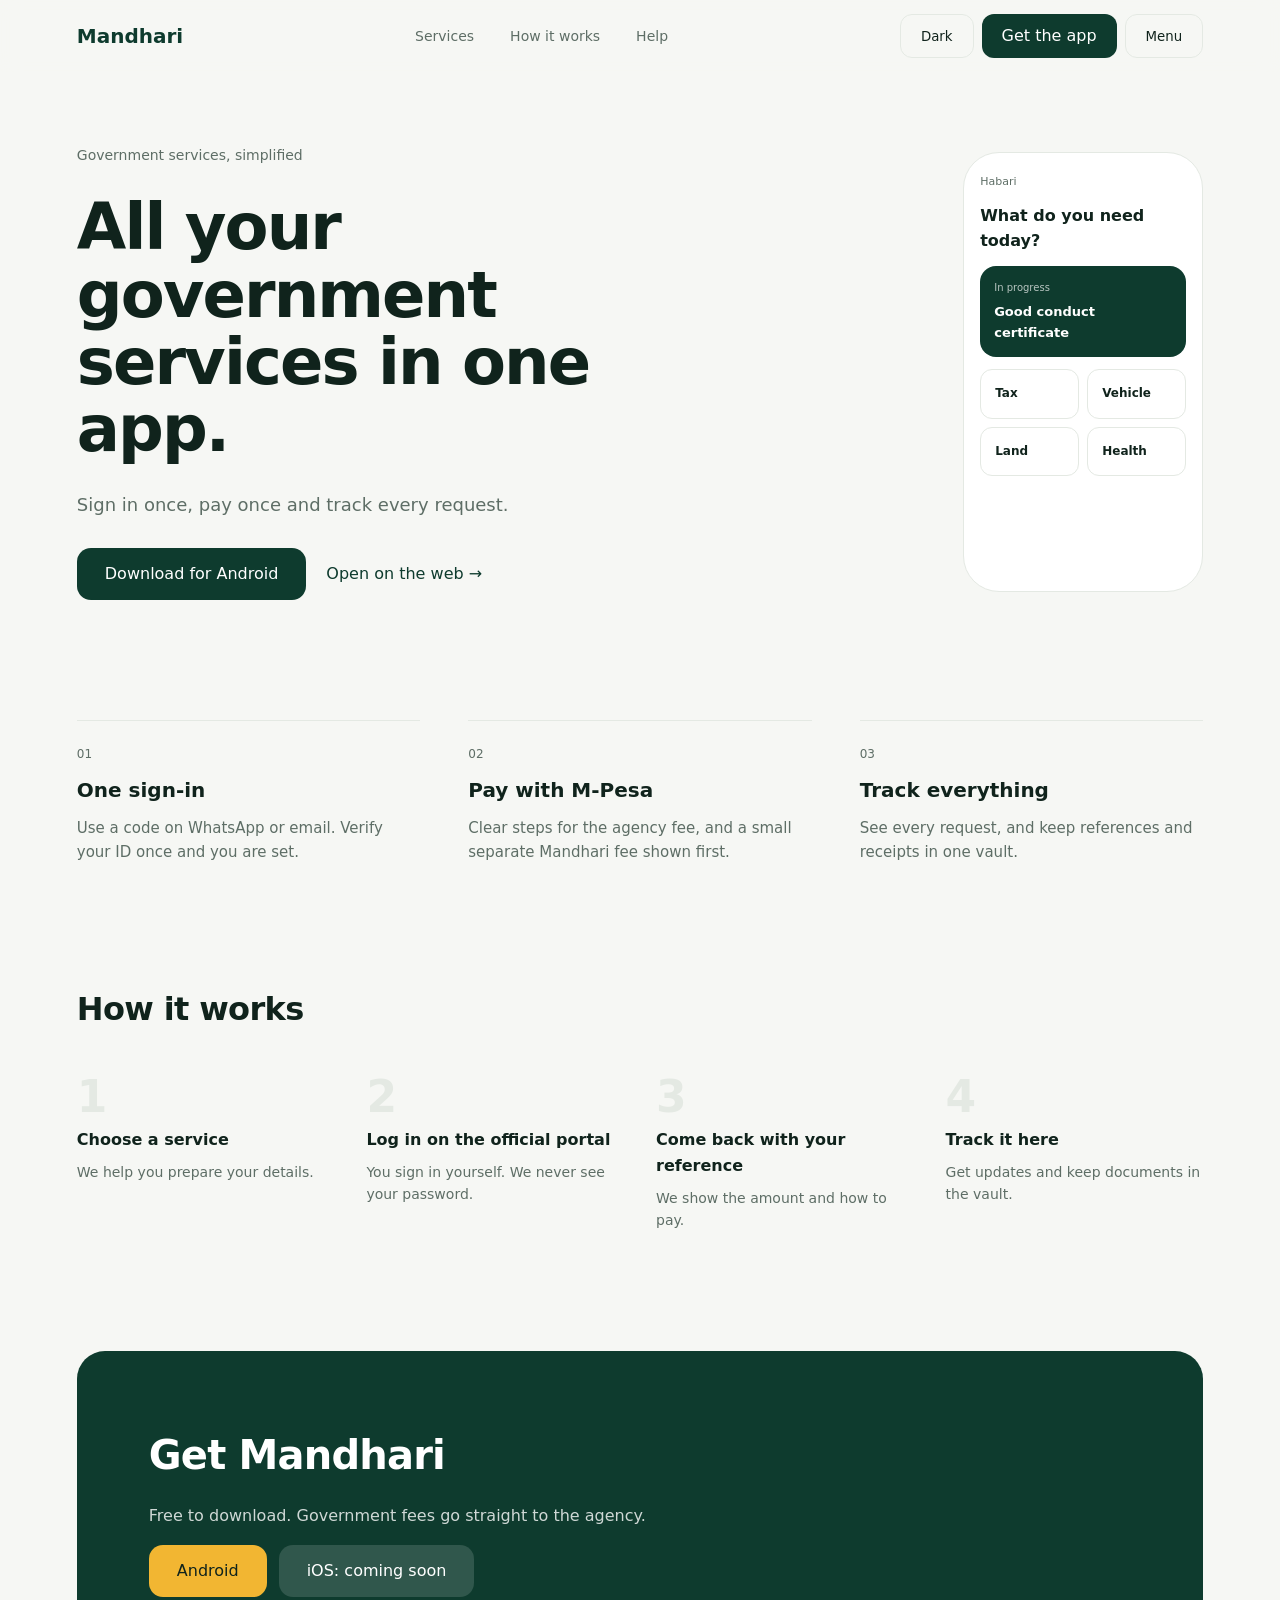
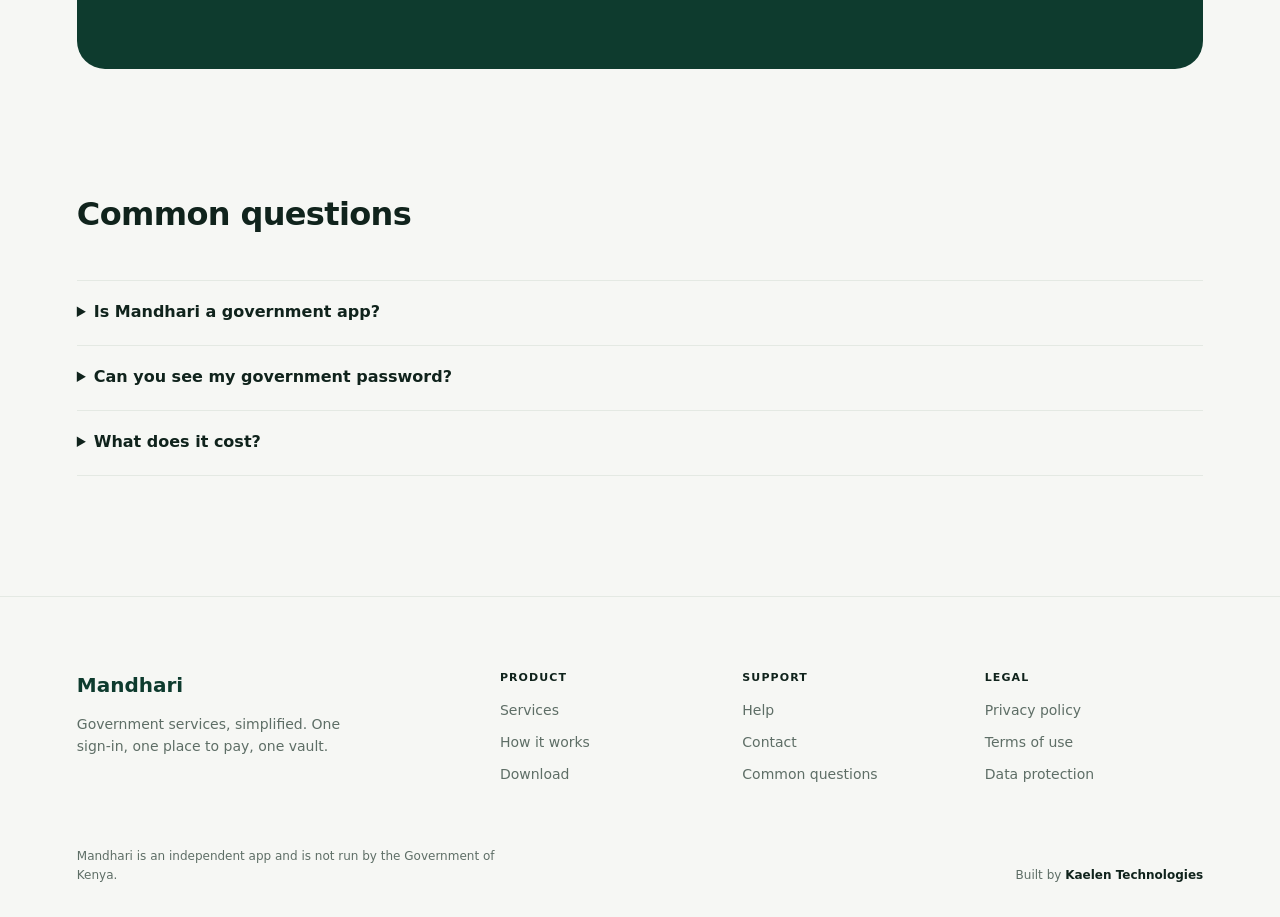
<file: index.html>
<!doctype html>
<html lang="en">
<head>
<meta charset="utf-8">
<meta name="viewport" content="width=device-width, initial-scale=1">
<title>Mandhari: all your government services in one app</title>
<meta name="description" content="Sign in once, pay once and track every request. Mandhari helps Kenyans use official services without the portal maze.">
<meta name="color-scheme" content="light dark">
<meta http-equiv="Content-Security-Policy" content="default-src 'self'; script-src 'self'; style-src 'self' https://fonts.googleapis.com; font-src https://fonts.gstatic.com; img-src 'self' data:; base-uri 'self'; form-action 'self'">
<meta property="og:title" content="Mandhari: all your government services in one app">
<meta property="og:description" content="Sign in once, pay once and track every request. Mandhari helps Kenyans use official services without the portal maze.">
<meta property="og:type" content="website">
<link rel="icon" href="data:image/svg+xml,%3Csvg xmlns='http://www.w3.org/2000/svg' viewBox='0 0 32 32'%3E%3Crect width='32' height='32' rx='8' fill='%230E3B2E'/%3E%3Ccircle cx='16' cy='16' r='6' fill='%23F2B632'/%3E%3C/svg%3E">
<link rel="preconnect" href="https://fonts.googleapis.com">
<link rel="preconnect" href="https://fonts.gstatic.com" crossorigin>
<link rel="stylesheet" href="https://fonts.googleapis.com/css2?family=Plus+Jakarta+Sans:wght@300;400;500;700;800&display=swap">
<link rel="stylesheet" href="styles.css">
<script src="theme-init.js"></script>
</head>
<body>
<a class="skip" href="#main">Skip to content</a>
<header class="nav"><div class="wrap nav-in">
  <a class="logo" href="index.html">Mandhari</a>
  <nav class="links" id="links" aria-label="Main"><a href="index.html#features">Services</a><a href="index.html#how">How it works</a><a href="index.html#faq">Help</a><a class="only-m" href="index.html#download">Get the app</a></nav>
  <div class="nav-actions"><button class="btn ghost sm" id="theme" type="button" aria-label="Switch color theme">Dark</button><a class="btn sm" href="index.html#download">Get the app</a><button class="btn ghost sm menu" id="menu" type="button" aria-expanded="false" aria-controls="links">Menu</button></div>
</div></header>
<main id="main">
  <section class="wrap hero">
    <div class="hero-text">
      <span class="kicker">Government services, simplified</span>
      <h1>All your government services in one app.</h1>
      <p class="lead">Sign in once, pay once and track every request.</p>
      <div class="actions">
        <!-- TODO: real Android download link (Play Store or APK) -->
        <a class="btn" href="#download">Download for Android</a>
        <!-- TODO: your deployed web app URL -->
        <a class="btn text" href="https://app.example.com">Open on the web &rarr;</a>
      </div>
    </div>
    <div class="phone" aria-hidden="true"><small>Habari</small><strong>What do you need today?</strong><div class="pm"><small>In progress</small>Good conduct certificate</div><div class="pg"><span>Tax</span><span>Vehicle</span><span>Land</span><span>Health</span></div></div>
  </section>
  <section class="wrap section" id="features"><div class="features">
    <article class="feat"><small>01</small><h2>One sign-in</h2><p>Use a code on WhatsApp or email. Verify your ID once and you are set.</p></article>
    <article class="feat"><small>02</small><h2>Pay with M-Pesa</h2><p>Clear steps for the agency fee, and a small separate Mandhari fee shown first.</p></article>
    <article class="feat"><small>03</small><h2>Track everything</h2><p>See every request, and keep references and receipts in one vault.</p></article>
  </div></section>
  <section class="wrap section" id="how"><h2 class="title">How it works</h2>
    <ol class="steps">
      <li><b>Choose a service</b><span>We help you prepare your details.</span></li>
      <li><b>Log in on the official portal</b><span>You sign in yourself. We never see your password.</span></li>
      <li><b>Come back with your reference</b><span>We show the amount and how to pay.</span></li>
      <li><b>Track it here</b><span>Get updates and keep documents in the vault.</span></li>
    </ol>
  </section>
  <section class="wrap section" id="download"><div class="cta"><h2>Get Mandhari</h2><p>Free to download. Government fees go straight to the agency.</p>
    <div class="actions"><a class="btn gold" href="#">Android</a><span class="btn soon" aria-disabled="true">iOS: coming soon</span></div></div></section>
  <section class="wrap section" id="faq"><h2 class="title">Common questions</h2>
    <details><summary>Is Mandhari a government app?</summary><p>No. Mandhari is an independent app that helps you use official government services.</p></details>
    <details><summary>Can you see my government password?</summary><p>No. You log in to the official portal yourself, and we never see or store those credentials.</p></details>
    <details><summary>What does it cost?</summary><p>You pay the government fee directly to the agency. Mandhari adds a small convenience fee, shown before you pay.</p></details>
  </section>
</main>
<footer class="site-footer"><div class="wrap">
  <div class="foot-top">
    <div class="foot-brand"><a class="logo" href="index.html">Mandhari</a><p>Government services, simplified. One sign-in, one place to pay, one vault.</p></div>
    <div class="foot-links">
      <nav aria-label="Product"><h3>Product</h3><a href="index.html#features">Services</a><a href="index.html#how">How it works</a><a href="index.html#download">Download</a></nav>
      <nav aria-label="Support"><h3>Support</h3><a href="index.html#faq">Help</a><a href="mailto:hello@mandhari.example">Contact</a><a href="index.html#faq">Common questions</a></nav>
      <nav aria-label="Legal"><h3>Legal</h3><a href="privacy.html">Privacy policy</a><a href="terms.html">Terms of use</a><a href="data-protection.html">Data protection</a></nav>
    </div>
  </div>
  <div class="foot-bottom"><p>Mandhari is an independent app and is not run by the Government of Kenya.</p><span>Built by <a href="https://lord-kaelen.kaelentechnologies.workers.dev/" target="_blank" rel="noopener noreferrer">Kaelen Technologies</a></span></div>
</div></footer>
<script src="script.js"></script>
</body>
</html>
</file>
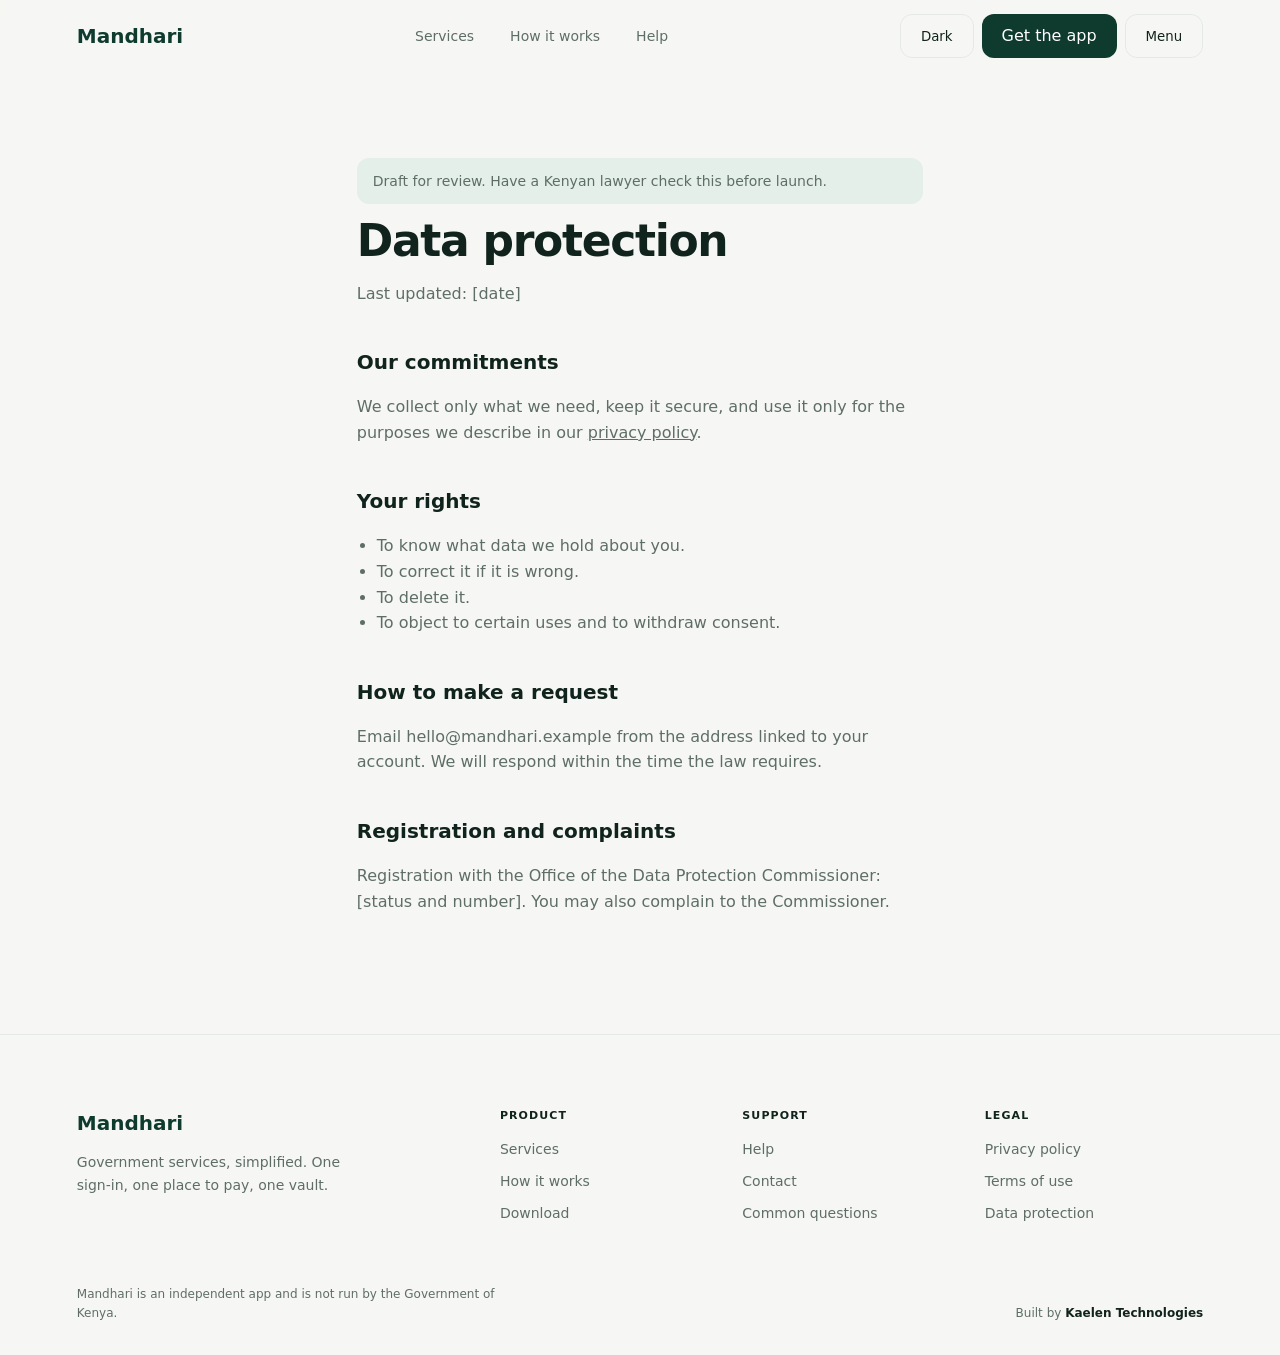
<file: data-protection.html>
<!doctype html>
<html lang="en">
<head>
<meta charset="utf-8">
<meta name="viewport" content="width=device-width, initial-scale=1">
<title>Data protection | Mandhari</title>
<meta name="description" content="Your data protection rights and how to use them.">
<meta name="color-scheme" content="light dark">
<meta http-equiv="Content-Security-Policy" content="default-src 'self'; script-src 'self'; style-src 'self' https://fonts.googleapis.com; font-src https://fonts.gstatic.com; img-src 'self' data:; base-uri 'self'; form-action 'self'">
<meta property="og:title" content="Data protection | Mandhari">
<meta property="og:description" content="Your data protection rights and how to use them.">
<meta property="og:type" content="website">
<link rel="icon" href="data:image/svg+xml,%3Csvg xmlns='http://www.w3.org/2000/svg' viewBox='0 0 32 32'%3E%3Crect width='32' height='32' rx='8' fill='%230E3B2E'/%3E%3Ccircle cx='16' cy='16' r='6' fill='%23F2B632'/%3E%3C/svg%3E">
<link rel="preconnect" href="https://fonts.googleapis.com">
<link rel="preconnect" href="https://fonts.gstatic.com" crossorigin>
<link rel="stylesheet" href="https://fonts.googleapis.com/css2?family=Plus+Jakarta+Sans:wght@300;400;500;700;800&display=swap">
<link rel="stylesheet" href="styles.css">
<script src="theme-init.js"></script>
</head>
<body>
<a class="skip" href="#main">Skip to content</a>
<header class="nav"><div class="wrap nav-in">
  <a class="logo" href="index.html">Mandhari</a>
  <nav class="links" id="links" aria-label="Main"><a href="index.html#features">Services</a><a href="index.html#how">How it works</a><a href="index.html#faq">Help</a><a class="only-m" href="index.html#download">Get the app</a></nav>
  <div class="nav-actions"><button class="btn ghost sm" id="theme" type="button" aria-label="Switch color theme">Dark</button><a class="btn sm" href="index.html#download">Get the app</a><button class="btn ghost sm menu" id="menu" type="button" aria-expanded="false" aria-controls="links">Menu</button></div>
</div></header>
<main id="main">
  <div class="wrap doc"><p class="draft">Draft for review. Have a Kenyan lawyer check this before launch.</p><h1>Data protection</h1><p class="faint">Last updated: [date]</p>
<h2>Our commitments</h2><p>We collect only what we need, keep it secure, and use it only for the purposes we describe in our <a href="privacy.html">privacy policy</a>.</p>
<h2>Your rights</h2><ul><li>To know what data we hold about you.</li><li>To correct it if it is wrong.</li><li>To delete it.</li><li>To object to certain uses and to withdraw consent.</li></ul>
<h2>How to make a request</h2><p>Email hello@mandhari.example from the address linked to your account. We will respond within the time the law requires.</p>
<h2>Registration and complaints</h2><p>Registration with the Office of the Data Protection Commissioner: [status and number]. You may also complain to the Commissioner.</p></div>
</main>
<footer class="site-footer"><div class="wrap">
  <div class="foot-top">
    <div class="foot-brand"><a class="logo" href="index.html">Mandhari</a><p>Government services, simplified. One sign-in, one place to pay, one vault.</p></div>
    <div class="foot-links">
      <nav aria-label="Product"><h3>Product</h3><a href="index.html#features">Services</a><a href="index.html#how">How it works</a><a href="index.html#download">Download</a></nav>
      <nav aria-label="Support"><h3>Support</h3><a href="index.html#faq">Help</a><a href="mailto:hello@mandhari.example">Contact</a><a href="index.html#faq">Common questions</a></nav>
      <nav aria-label="Legal"><h3>Legal</h3><a href="privacy.html">Privacy policy</a><a href="terms.html">Terms of use</a><a href="data-protection.html">Data protection</a></nav>
    </div>
  </div>
  <div class="foot-bottom"><p>Mandhari is an independent app and is not run by the Government of Kenya.</p><span>Built by <a href="https://lord-kaelen.kaelentechnologies.workers.dev/" target="_blank" rel="noopener noreferrer">Kaelen Technologies</a></span></div>
</div></footer>
<script src="script.js"></script>
</body>
</html>
</file>
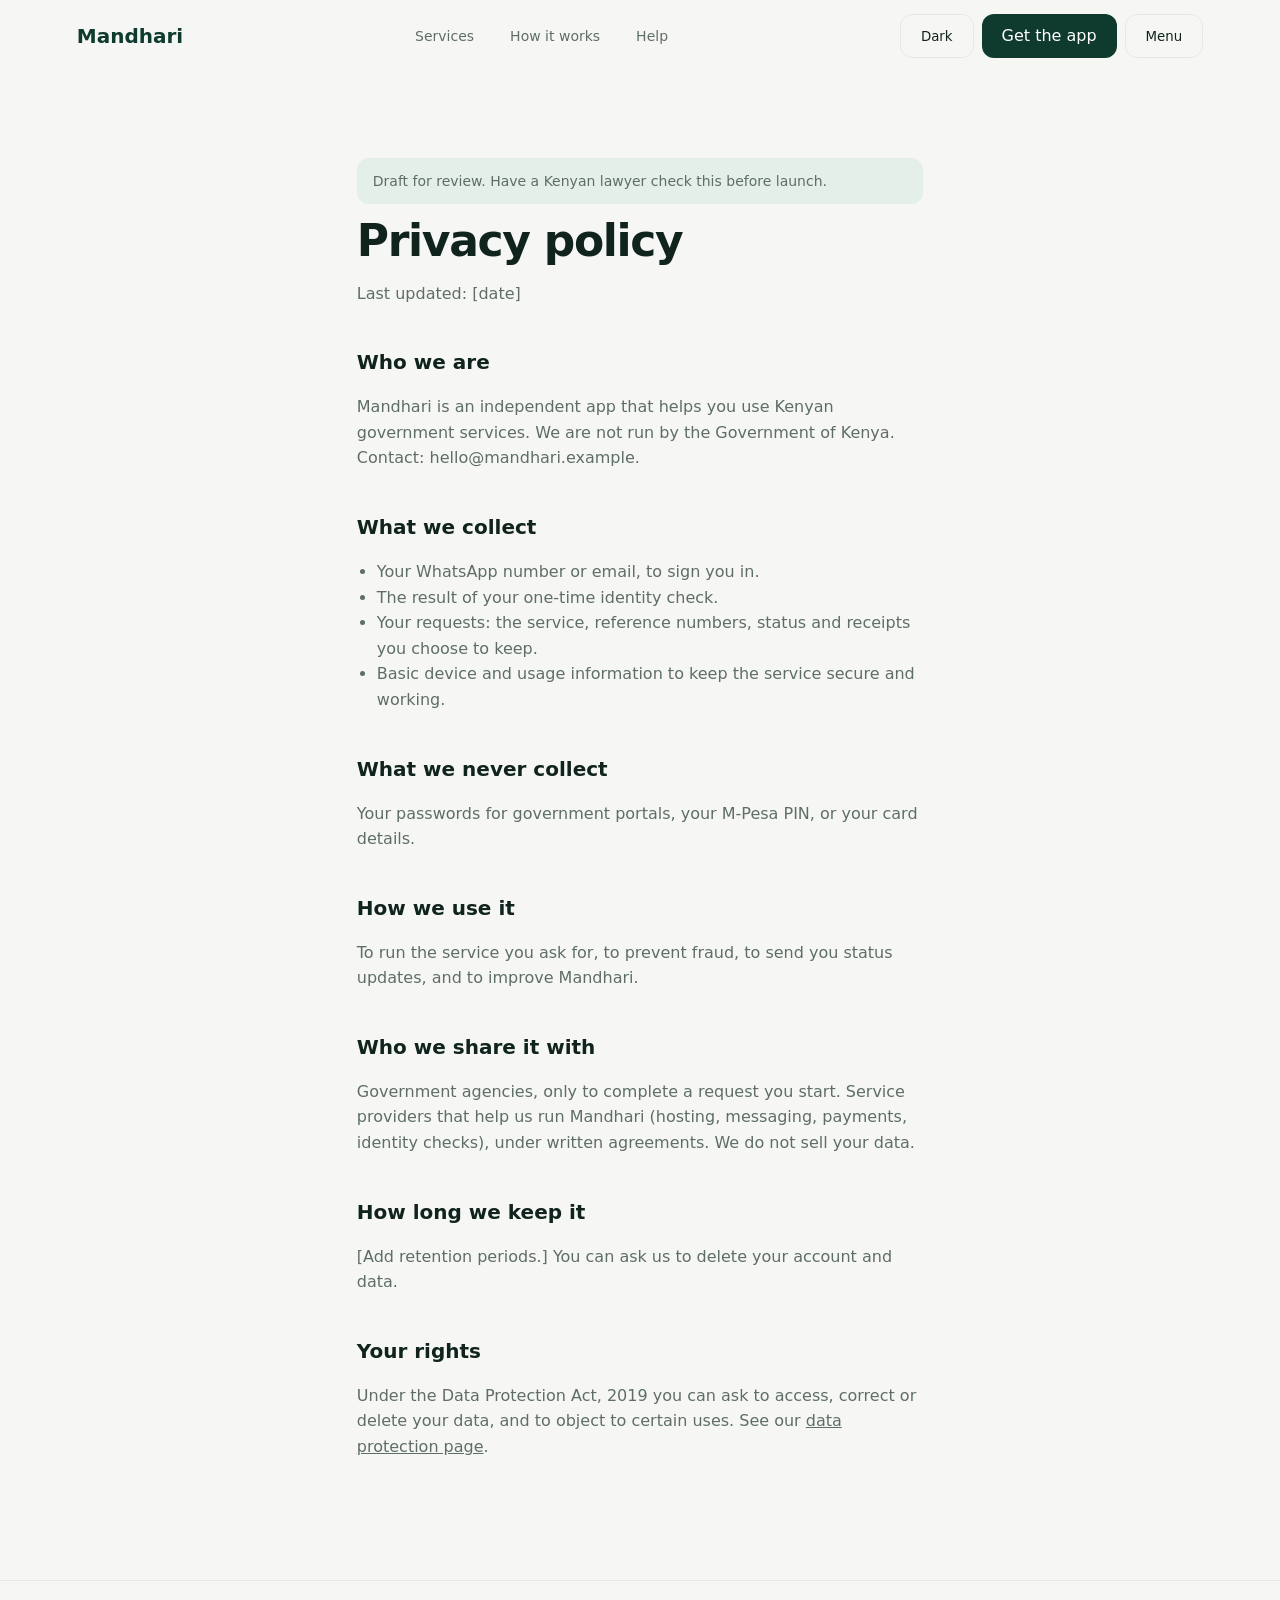
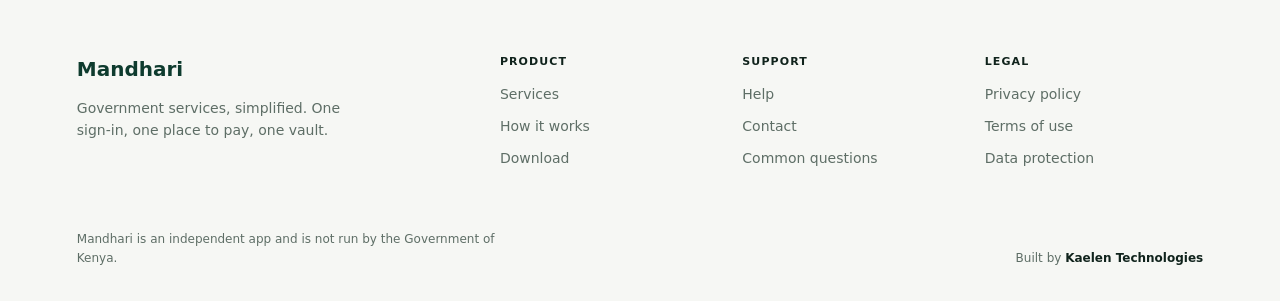
<file: privacy.html>
<!doctype html>
<html lang="en">
<head>
<meta charset="utf-8">
<meta name="viewport" content="width=device-width, initial-scale=1">
<title>Privacy policy | Mandhari</title>
<meta name="description" content="How Mandhari collects, uses and protects your information.">
<meta name="color-scheme" content="light dark">
<meta http-equiv="Content-Security-Policy" content="default-src 'self'; script-src 'self'; style-src 'self' https://fonts.googleapis.com; font-src https://fonts.gstatic.com; img-src 'self' data:; base-uri 'self'; form-action 'self'">
<meta property="og:title" content="Privacy policy | Mandhari">
<meta property="og:description" content="How Mandhari collects, uses and protects your information.">
<meta property="og:type" content="website">
<link rel="icon" href="data:image/svg+xml,%3Csvg xmlns='http://www.w3.org/2000/svg' viewBox='0 0 32 32'%3E%3Crect width='32' height='32' rx='8' fill='%230E3B2E'/%3E%3Ccircle cx='16' cy='16' r='6' fill='%23F2B632'/%3E%3C/svg%3E">
<link rel="preconnect" href="https://fonts.googleapis.com">
<link rel="preconnect" href="https://fonts.gstatic.com" crossorigin>
<link rel="stylesheet" href="https://fonts.googleapis.com/css2?family=Plus+Jakarta+Sans:wght@300;400;500;700;800&display=swap">
<link rel="stylesheet" href="styles.css">
<script src="theme-init.js"></script>
</head>
<body>
<a class="skip" href="#main">Skip to content</a>
<header class="nav"><div class="wrap nav-in">
  <a class="logo" href="index.html">Mandhari</a>
  <nav class="links" id="links" aria-label="Main"><a href="index.html#features">Services</a><a href="index.html#how">How it works</a><a href="index.html#faq">Help</a><a class="only-m" href="index.html#download">Get the app</a></nav>
  <div class="nav-actions"><button class="btn ghost sm" id="theme" type="button" aria-label="Switch color theme">Dark</button><a class="btn sm" href="index.html#download">Get the app</a><button class="btn ghost sm menu" id="menu" type="button" aria-expanded="false" aria-controls="links">Menu</button></div>
</div></header>
<main id="main">
  <div class="wrap doc"><p class="draft">Draft for review. Have a Kenyan lawyer check this before launch.</p><h1>Privacy policy</h1><p class="faint">Last updated: [date]</p>
<h2>Who we are</h2><p>Mandhari is an independent app that helps you use Kenyan government services. We are not run by the Government of Kenya. Contact: hello@mandhari.example.</p>
<h2>What we collect</h2><ul><li>Your WhatsApp number or email, to sign you in.</li><li>The result of your one-time identity check.</li><li>Your requests: the service, reference numbers, status and receipts you choose to keep.</li><li>Basic device and usage information to keep the service secure and working.</li></ul>
<h2>What we never collect</h2><p>Your passwords for government portals, your M-Pesa PIN, or your card details.</p>
<h2>How we use it</h2><p>To run the service you ask for, to prevent fraud, to send you status updates, and to improve Mandhari.</p>
<h2>Who we share it with</h2><p>Government agencies, only to complete a request you start. Service providers that help us run Mandhari (hosting, messaging, payments, identity checks), under written agreements. We do not sell your data.</p>
<h2>How long we keep it</h2><p>[Add retention periods.] You can ask us to delete your account and data.</p>
<h2>Your rights</h2><p>Under the Data Protection Act, 2019 you can ask to access, correct or delete your data, and to object to certain uses. See our <a href="data-protection.html">data protection page</a>.</p></div>
</main>
<footer class="site-footer"><div class="wrap">
  <div class="foot-top">
    <div class="foot-brand"><a class="logo" href="index.html">Mandhari</a><p>Government services, simplified. One sign-in, one place to pay, one vault.</p></div>
    <div class="foot-links">
      <nav aria-label="Product"><h3>Product</h3><a href="index.html#features">Services</a><a href="index.html#how">How it works</a><a href="index.html#download">Download</a></nav>
      <nav aria-label="Support"><h3>Support</h3><a href="index.html#faq">Help</a><a href="mailto:hello@mandhari.example">Contact</a><a href="index.html#faq">Common questions</a></nav>
      <nav aria-label="Legal"><h3>Legal</h3><a href="privacy.html">Privacy policy</a><a href="terms.html">Terms of use</a><a href="data-protection.html">Data protection</a></nav>
    </div>
  </div>
  <div class="foot-bottom"><p>Mandhari is an independent app and is not run by the Government of Kenya.</p><span>Built by <a href="https://lord-kaelen.kaelentechnologies.workers.dev/" target="_blank" rel="noopener noreferrer">Kaelen Technologies</a></span></div>
</div></footer>
<script src="script.js"></script>
</body>
</html>
</file>
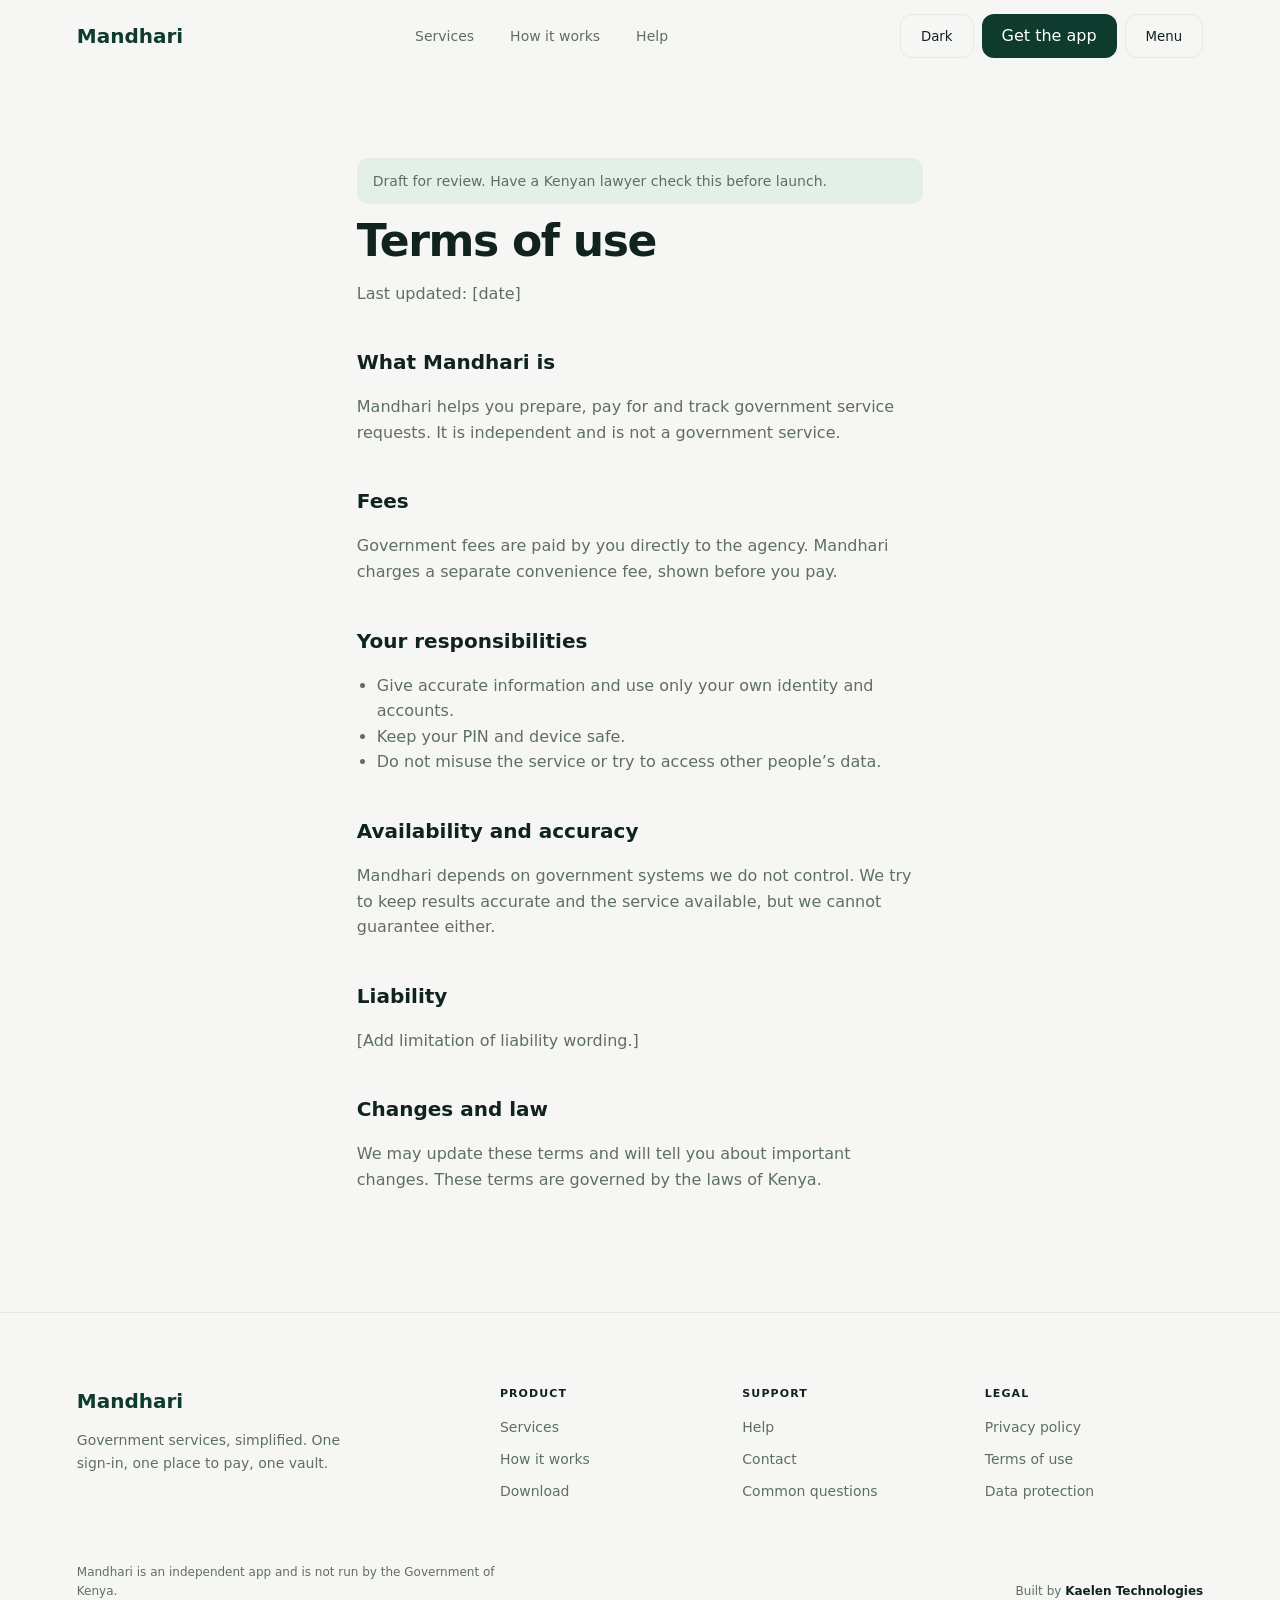
<file: terms.html>
<!doctype html>
<html lang="en">
<head>
<meta charset="utf-8">
<meta name="viewport" content="width=device-width, initial-scale=1">
<title>Terms of use | Mandhari</title>
<meta name="description" content="The terms for using Mandhari.">
<meta name="color-scheme" content="light dark">
<meta http-equiv="Content-Security-Policy" content="default-src 'self'; script-src 'self'; style-src 'self' https://fonts.googleapis.com; font-src https://fonts.gstatic.com; img-src 'self' data:; base-uri 'self'; form-action 'self'">
<meta property="og:title" content="Terms of use | Mandhari">
<meta property="og:description" content="The terms for using Mandhari.">
<meta property="og:type" content="website">
<link rel="icon" href="data:image/svg+xml,%3Csvg xmlns='http://www.w3.org/2000/svg' viewBox='0 0 32 32'%3E%3Crect width='32' height='32' rx='8' fill='%230E3B2E'/%3E%3Ccircle cx='16' cy='16' r='6' fill='%23F2B632'/%3E%3C/svg%3E">
<link rel="preconnect" href="https://fonts.googleapis.com">
<link rel="preconnect" href="https://fonts.gstatic.com" crossorigin>
<link rel="stylesheet" href="https://fonts.googleapis.com/css2?family=Plus+Jakarta+Sans:wght@300;400;500;700;800&display=swap">
<link rel="stylesheet" href="styles.css">
<script src="theme-init.js"></script>
</head>
<body>
<a class="skip" href="#main">Skip to content</a>
<header class="nav"><div class="wrap nav-in">
  <a class="logo" href="index.html">Mandhari</a>
  <nav class="links" id="links" aria-label="Main"><a href="index.html#features">Services</a><a href="index.html#how">How it works</a><a href="index.html#faq">Help</a><a class="only-m" href="index.html#download">Get the app</a></nav>
  <div class="nav-actions"><button class="btn ghost sm" id="theme" type="button" aria-label="Switch color theme">Dark</button><a class="btn sm" href="index.html#download">Get the app</a><button class="btn ghost sm menu" id="menu" type="button" aria-expanded="false" aria-controls="links">Menu</button></div>
</div></header>
<main id="main">
  <div class="wrap doc"><p class="draft">Draft for review. Have a Kenyan lawyer check this before launch.</p><h1>Terms of use</h1><p class="faint">Last updated: [date]</p>
<h2>What Mandhari is</h2><p>Mandhari helps you prepare, pay for and track government service requests. It is independent and is not a government service.</p>
<h2>Fees</h2><p>Government fees are paid by you directly to the agency. Mandhari charges a separate convenience fee, shown before you pay.</p>
<h2>Your responsibilities</h2><ul><li>Give accurate information and use only your own identity and accounts.</li><li>Keep your PIN and device safe.</li><li>Do not misuse the service or try to access other people&rsquo;s data.</li></ul>
<h2>Availability and accuracy</h2><p>Mandhari depends on government systems we do not control. We try to keep results accurate and the service available, but we cannot guarantee either.</p>
<h2>Liability</h2><p>[Add limitation of liability wording.]</p>
<h2>Changes and law</h2><p>We may update these terms and will tell you about important changes. These terms are governed by the laws of Kenya.</p></div>
</main>
<footer class="site-footer"><div class="wrap">
  <div class="foot-top">
    <div class="foot-brand"><a class="logo" href="index.html">Mandhari</a><p>Government services, simplified. One sign-in, one place to pay, one vault.</p></div>
    <div class="foot-links">
      <nav aria-label="Product"><h3>Product</h3><a href="index.html#features">Services</a><a href="index.html#how">How it works</a><a href="index.html#download">Download</a></nav>
      <nav aria-label="Support"><h3>Support</h3><a href="index.html#faq">Help</a><a href="mailto:hello@mandhari.example">Contact</a><a href="index.html#faq">Common questions</a></nav>
      <nav aria-label="Legal"><h3>Legal</h3><a href="privacy.html">Privacy policy</a><a href="terms.html">Terms of use</a><a href="data-protection.html">Data protection</a></nav>
    </div>
  </div>
  <div class="foot-bottom"><p>Mandhari is an independent app and is not run by the Government of Kenya.</p><span>Built by <a href="https://lord-kaelen.kaelentechnologies.workers.dev/" target="_blank" rel="noopener noreferrer">Kaelen Technologies</a></span></div>
</div></footer>
<script src="script.js"></script>
</body>
</html>
</file>
<file: styles.css>
:root{--bg:#F6F7F4;--card:#fff;--line:#E4E9E3;--text:#10231C;--muted:#5E6E66;--brand:#0E3B2E;--on-brand:#fff;--link:#0E3B2E;--gold:#F2B632;--on-gold:#10231C;--tint:#E3EFE8;--nav:rgba(246,247,244,.92);--pad:clamp(20px,6vw,80px)}
@media (prefers-color-scheme:dark){:root:not([data-theme=light]){--bg:#0B1511;--card:#13211B;--line:#23342C;--text:#E8F0EB;--muted:#9DB0A5;--brand:#2E7D5E;--link:#7FD1AE;--tint:#1B3A2E;--nav:rgba(11,21,17,.92)}}
:root[data-theme=dark]{--bg:#0B1511;--card:#13211B;--line:#23342C;--text:#E8F0EB;--muted:#9DB0A5;--brand:#2E7D5E;--link:#7FD1AE;--tint:#1B3A2E;--nav:rgba(11,21,17,.92)}
*{box-sizing:border-box}
html{scroll-behavior:smooth;-webkit-text-size-adjust:100%;scroll-padding-top:88px}
body{margin:0;background:var(--bg);color:var(--text);font:400 16px/1.6 'Plus Jakarta Sans',system-ui,-apple-system,'Segoe UI',sans-serif}
a{color:inherit}
.wrap{max-width:1280px;margin:0 auto;padding:0 var(--pad)}
.skip{position:absolute;left:-999px}.skip:focus{left:12px;top:12px;z-index:20;background:var(--card);padding:10px 14px;border-radius:10px}
:focus-visible{outline:3px solid var(--gold);outline-offset:3px;border-radius:6px}
.faint{color:var(--muted)}
/* nav */
.nav{position:sticky;top:0;z-index:10;background:var(--nav);backdrop-filter:blur(10px)}
.nav-in{display:flex;align-items:center;justify-content:space-between;height:72px;gap:16px}
.logo{font-weight:800;font-size:20px;color:var(--link);text-decoration:none}
.links{display:flex;gap:36px;font-size:14px;color:var(--muted)}.links a{text-decoration:none;min-height:44px;display:flex;align-items:center}
.nav-actions{display:flex;gap:8px;align-items:center}
.menu{display:none}
.links .only-m{display:none}
/* buttons */
.btn{display:inline-flex;align-items:center;justify-content:center;min-height:52px;padding:0 28px;border-radius:14px;background:var(--brand);color:var(--on-brand);font:700 15px/1 inherit;font-family:inherit;text-decoration:none;border:0;cursor:pointer}
.btn.sm{min-height:44px;padding:0 20px;border-radius:12px}
.btn.gold{background:var(--gold);color:var(--on-gold)}
.btn.text{background:none;color:var(--link);padding:0 8px}
.btn.ghost{background:none;color:var(--text);border:1px solid var(--line);font-weight:500}
.btn.soon{background:rgba(255,255,255,.14);color:#fff;cursor:default}
/* hero */
.hero{display:grid;grid-template-columns:1fr auto;gap:60px;align-items:center;padding-top:clamp(40px,8vw,72px)}
.hero-text{display:flex;flex-direction:column;gap:28px;align-items:flex-start}
.kicker{font-size:14px;color:var(--muted)}
h1{margin:0;font-size:clamp(38px,6vw,64px);line-height:1.05;font-weight:800;letter-spacing:-.03em;max-width:640px}
.lead{margin:0;font-size:18px;color:var(--muted);max-width:480px}
.actions{display:flex;gap:12px;align-items:center;flex-wrap:wrap}
.phone{width:240px;height:440px;border-radius:36px;background:var(--card);border:1px solid var(--line);padding:20px 16px;display:flex;flex-direction:column;gap:12px}
.phone small{font-size:11px;color:var(--muted)}.phone strong{font-size:16px}
.pm{background:var(--brand);color:#fff;border-radius:16px;padding:14px;display:flex;flex-direction:column;gap:6px;font-size:13px;font-weight:700}.pm small{color:rgba(255,255,255,.7);font-weight:400;font-size:10px}
.pg{display:grid;grid-template-columns:1fr 1fr;gap:8px}.pg span{border:1px solid var(--line);border-radius:12px;padding:14px;font-size:12px;font-weight:700}
/* sections */
.section{padding-top:clamp(72px,12vw,120px)}
.title{margin:0 0 40px;font-size:clamp(26px,4vw,32px);font-weight:800;letter-spacing:-.02em}
.features{display:grid;grid-template-columns:repeat(3,1fr);gap:48px}
.feat{border-top:1px solid var(--line);padding-top:24px;display:flex;flex-direction:column;gap:10px}
.feat small{font-size:12px;color:var(--muted)}.feat h2{margin:0;font-size:20px}.feat p{margin:0;font-size:15px;color:var(--muted)}
.steps{list-style:none;margin:0;padding:0;display:grid;grid-template-columns:repeat(4,1fr);gap:32px;counter-reset:s}
.steps li{counter-increment:s;display:flex;flex-direction:column;gap:8px}
.steps li::before{content:counter(s);font-size:44px;font-weight:800;line-height:1;color:var(--line)}
.steps b{font-size:16px}.steps span{font-size:14px;color:var(--muted)}
.cta{background:var(--brand);color:#fff;border-radius:28px;padding:clamp(28px,6vw,72px);display:flex;flex-direction:column;gap:16px;align-items:flex-start}
.cta h2{margin:0;font-size:clamp(28px,4vw,40px);font-weight:800;letter-spacing:-.02em}.cta p{margin:0;opacity:.8}
details{border-top:1px solid var(--line);padding:18px 0}details:last-of-type{border-bottom:1px solid var(--line)}
summary{cursor:pointer;font-weight:700;min-height:28px}details p{margin:10px 0 0;color:var(--muted);max-width:640px}
/* footer */
.site-footer{margin-top:clamp(72px,12vw,120px);border-top:1px solid var(--line);padding:clamp(48px,8vw,72px) 0 32px}
.foot-top{display:grid;grid-template-columns:1.6fr 3fr;gap:48px}
.foot-brand{display:flex;flex-direction:column;gap:12px}.foot-brand p{margin:0;font-size:14px;color:var(--muted);max-width:280px}
.foot-links{display:grid;grid-template-columns:repeat(3,1fr);gap:32px 24px}
.foot-links h3{margin:0 0 8px;font-size:11px;letter-spacing:.1em;text-transform:uppercase}
.foot-links a{display:flex;align-items:center;min-height:32px;font-size:14px;color:var(--muted);text-decoration:none}.foot-links a:hover{color:var(--text)}
.foot-bottom{display:flex;justify-content:space-between;align-items:flex-end;gap:24px;margin-top:56px;font-size:12px;color:var(--muted)}
.foot-bottom p{margin:0;max-width:420px}.foot-bottom a{color:var(--text);font-weight:700;text-decoration:none}
/* legal pages */
.doc{max-width:720px;padding-top:clamp(40px,8vw,72px)}
.doc h1{font-size:clamp(32px,5vw,44px);margin-bottom:8px}.doc h2{margin:40px 0 8px;font-size:20px}.doc p,.doc li{color:var(--muted)}.doc ul{padding-left:20px}
.draft{background:var(--tint);color:var(--text);border-radius:12px;padding:12px 16px;font-size:14px}
@media (max-width:860px){
  .links .only-m{display:flex}.nav-actions .btn.sm:not(.ghost){display:none}
  .links{display:none;position:absolute;left:0;right:0;top:72px;background:var(--bg);border-bottom:1px solid var(--line);flex-direction:column;gap:0;padding:8px var(--pad) 16px}.links.open{display:flex}
  .menu{display:inline-flex}
  .hero{grid-template-columns:1fr}.phone{display:none}
  .features{grid-template-columns:1fr;gap:32px}.steps{grid-template-columns:1fr;gap:28px}
  .actions .btn{width:100%}.hero-text{align-items:stretch}
  .foot-top{grid-template-columns:1fr}.foot-links{grid-template-columns:1fr 1fr}.foot-links a{min-height:40px}
  .foot-bottom{flex-direction:column;align-items:flex-start;gap:14px;margin-top:40px}
}
@media (prefers-reduced-motion:reduce){html{scroll-behavior:auto}}
</file>
